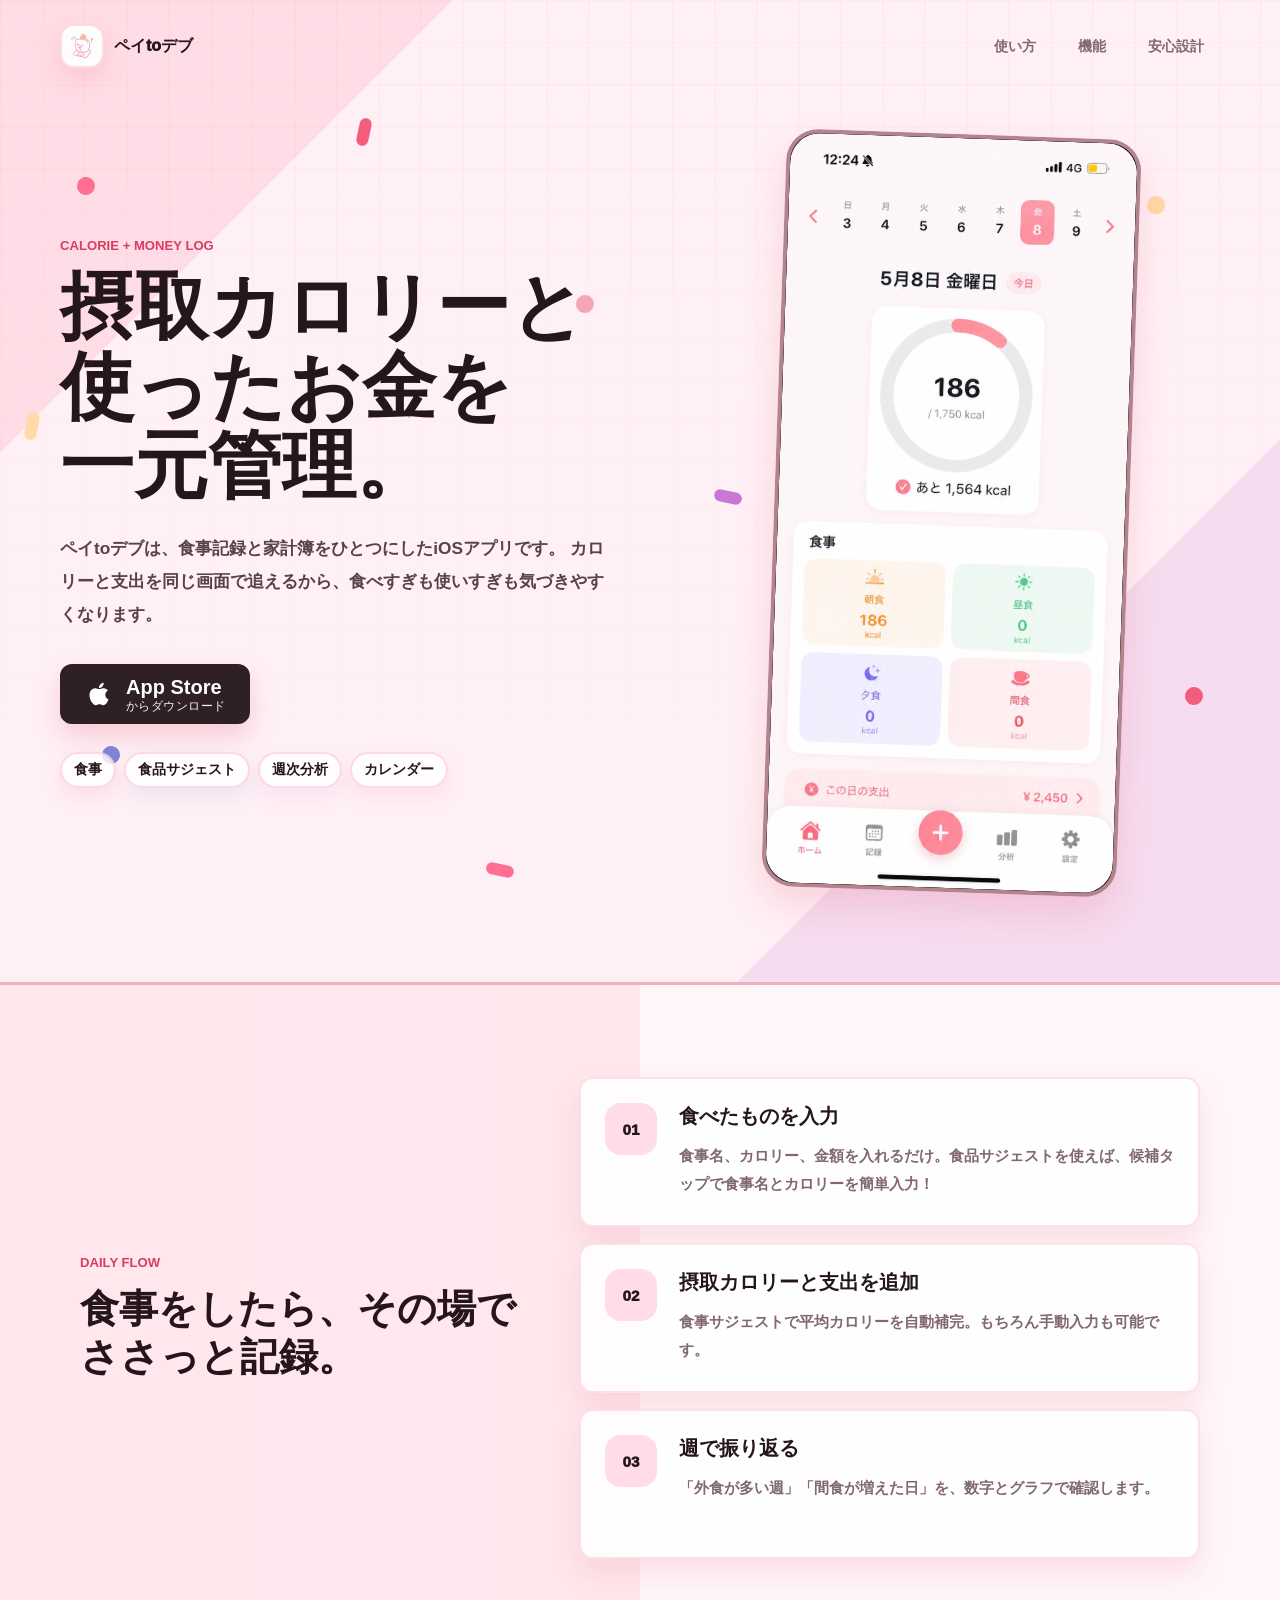
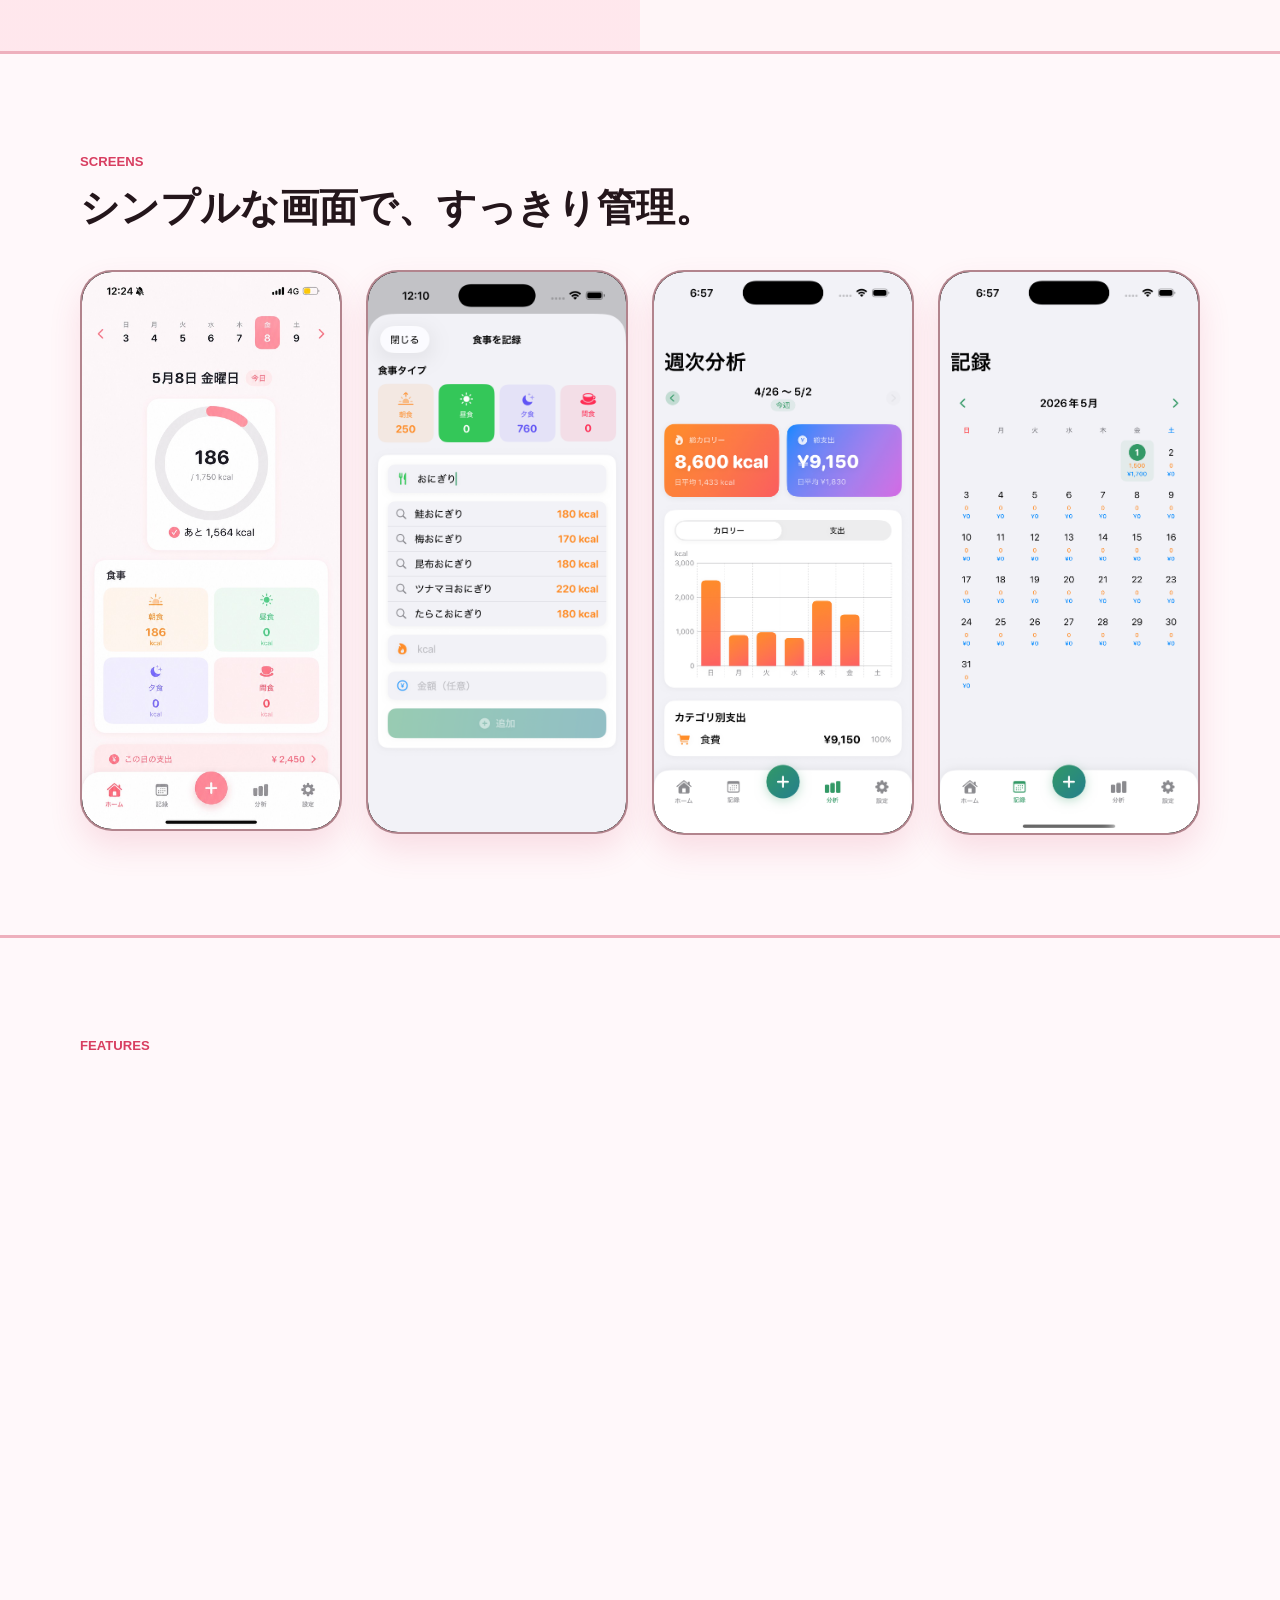
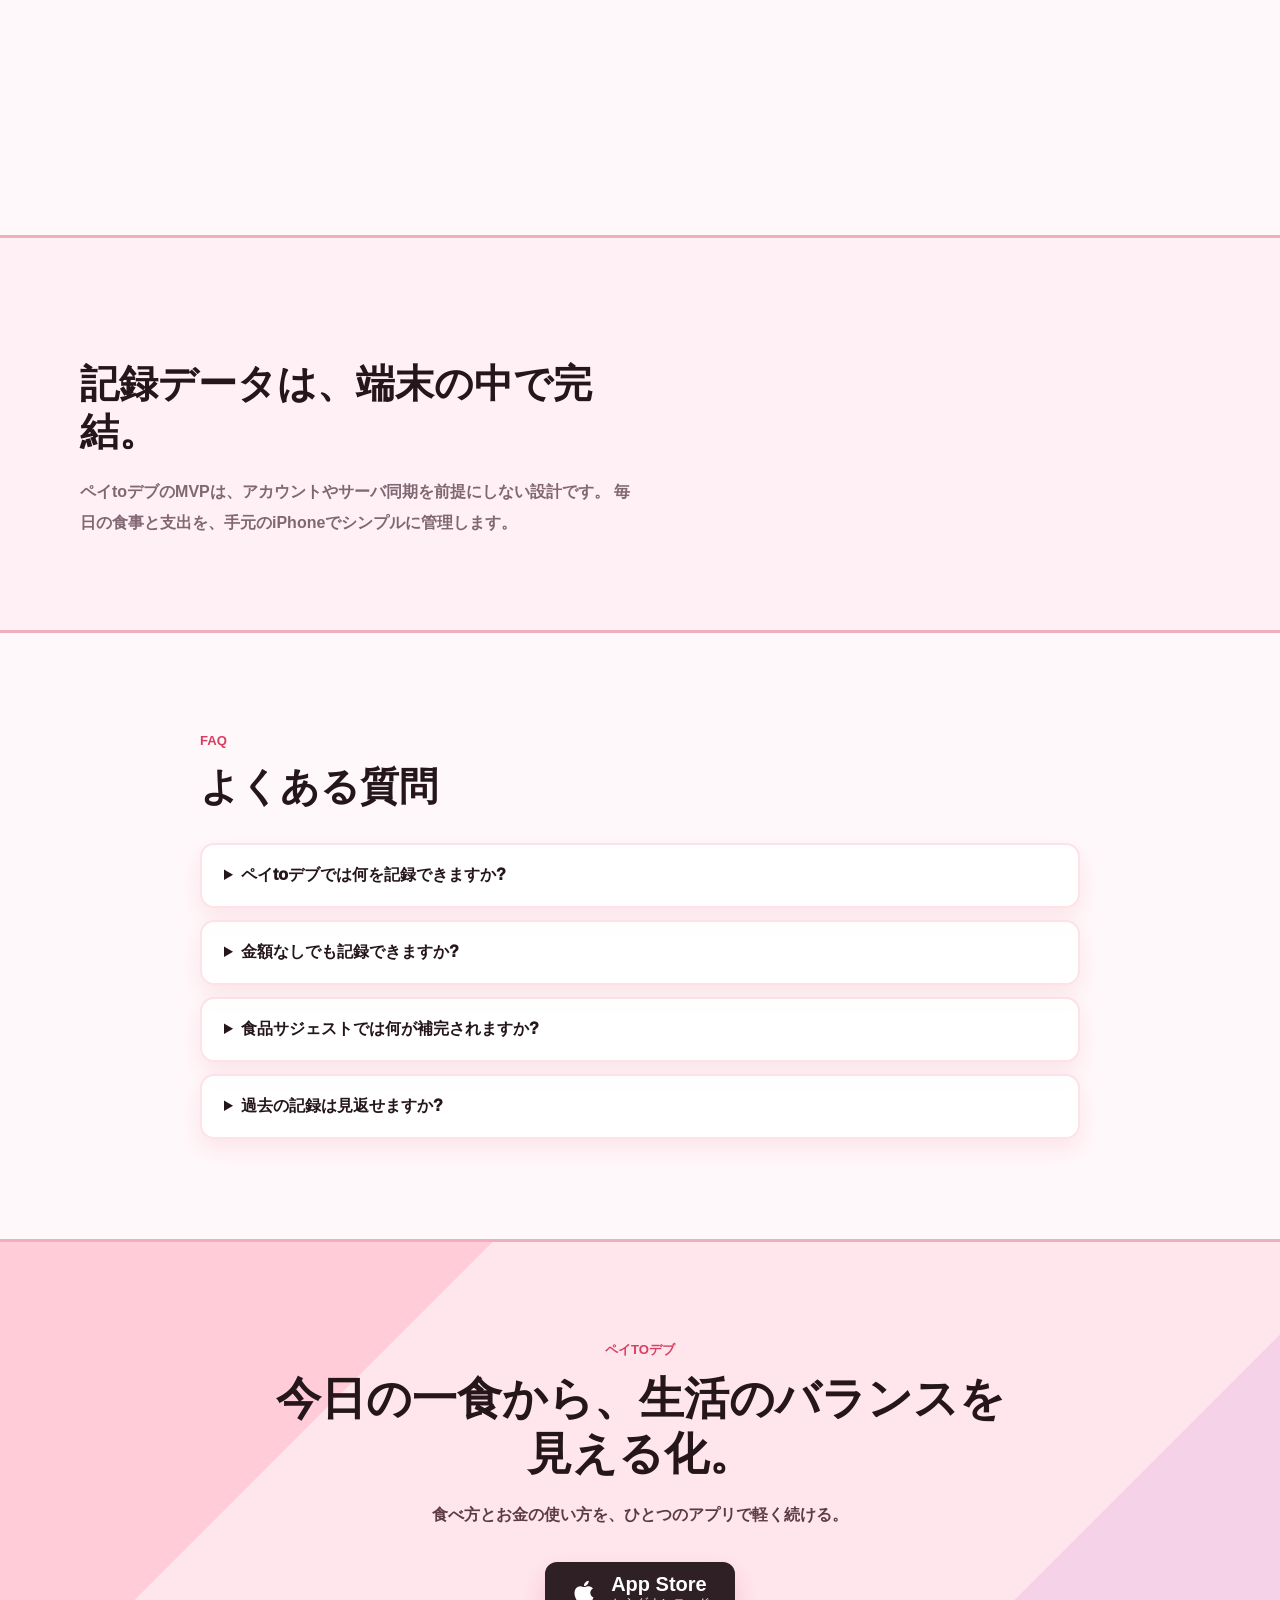
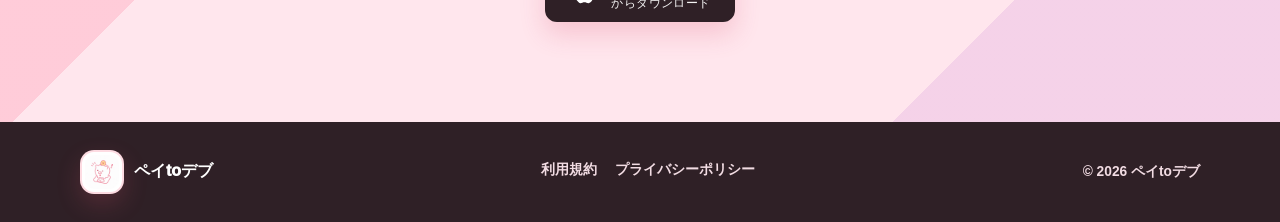
<file: index.html>
<!doctype html>
<html lang="ja">
  <head>
    <meta charset="utf-8" />
    <meta name="viewport" content="width=device-width, initial-scale=1" />
    <title>ペイtoデブ - 食事と支出をいっしょに記録するiOSアプリ</title>
    <meta
      name="description"
      content="ペイtoデブは、食品サジェストで食事をすばやく入力し、摂取カロリーと支出を同じ流れで振り返れるiOSアプリです。"
    />
    <meta
      name="keywords"
      content="ペイtoデブ,カロリー記録,家計簿,食費管理,食事記録,iOSアプリ,生活ログ"
    />
    <link
      rel="canonical"
      href="https://g-horikoshi-216.github.io/pay2debu-pages/"
    />

    <meta
      property="og:title"
      content="ペイtoデブ - 食事と支出をいっしょに記録するiOSアプリ"
    />
    <meta
      property="og:description"
      content="食べたもの、カロリー、使ったお金をひとつのアプリで記録。生活のバランスをポップに見える化します。"
    />
    <meta property="og:type" content="website" />
    <meta
      property="og:url"
      content="https://g-horikoshi-216.github.io/pay2debu-pages/"
    />
    <meta property="og:locale" content="ja_JP" />
    <meta property="og:site_name" content="ペイtoデブ" />
    <meta
      property="og:image"
      content="https://g-horikoshi-216.github.io/pay2debu-pages/og-image.png"
    />
    <meta property="og:image:width" content="1200" />
    <meta property="og:image:height" content="630" />
    <meta property="og:image:alt" content="ペイtoデブのアプリアイコン" />

    <meta name="twitter:card" content="summary_large_image" />
    <meta name="theme-color" content="#f35d7c" />
    <meta
      name="twitter:title"
      content="ペイtoデブ - 食事と支出をいっしょに記録するiOSアプリ"
    />
    <meta
      name="twitter:description"
      content="食事記録と家計簿をひとつに。カロリーと支出をまとめて振り返れるiOSアプリです。"
    />
    <meta
      name="twitter:image"
      content="https://g-horikoshi-216.github.io/pay2debu-pages/og-image.png"
    />

    <link rel="icon" href="favicon.ico" sizes="any" />
    <link rel="icon" type="image/png" sizes="32x32" href="favicon-32.png" />
    <link rel="icon" type="image/png" sizes="192x192" href="favicon-192.png" />
    <link rel="apple-touch-icon" sizes="180x180" href="apple-touch-icon.png" />

    <link rel="stylesheet" href="style.css" />
    <noscript>
      <style>
        .anim-up {
          opacity: 1;
          transform: none;
        }
      </style>
    </noscript>

    <script type="application/ld+json">
      {
        "@context": "https://schema.org",
        "@type": "SoftwareApplication",
        "name": "ペイtoデブ",
        "operatingSystem": "iOS",
        "applicationCategory": "HealthApplication",
        "description": "摂取カロリーと支出を同じ流れで記録し、食事とお金の使い方をまとめて振り返れるiOSアプリ"
      }
    </script>
  </head>
  <body>
    <header class="hero" id="top">
      <nav class="nav" aria-label="メインナビゲーション">
        <a class="nav__logo" href="#top" aria-label="ペイtoデブ トップ">
          <span class="logo-mark" aria-hidden="true">
            <img src="apple-touch-icon.png" alt="" />
          </span>
          <span>ペイtoデブ</span>
        </a>
        <div class="nav__links">
          <a href="#flow">使い方</a>
          <a href="#features">機能</a>
          <a href="#privacy">安心設計</a>
        </div>
      </nav>

      <div class="hero__confetti" aria-hidden="true">
        <span></span><span></span><span></span><span></span><span></span>
        <span></span><span></span><span></span><span></span><span></span>
      </div>

      <div class="hero__inner">
        <div class="hero__copy">
          <p class="eyebrow anim-up">Calorie + Money Log</p>
          <h1 class="hero__title anim-up anim-delay-1">
            摂取カロリーと<br />
            使ったお金を<br />
            一元管理。
          </h1>
          <p class="hero__lead anim-up anim-delay-2">
            ペイtoデブは、食事記録と家計簿をひとつにしたiOSアプリです。
            カロリーと支出を同じ画面で追えるから、食べすぎも使いすぎも気づきやすくなります。
          </p>
          <div class="hero__actions anim-up anim-delay-3">
            <a
              class="btn btn--appstore"
              href="https://apps.apple.com/us/app/%E3%83%9A%E3%82%A4to%E3%83%87%E3%83%96/id6764591189"
              target="_blank"
              rel="noopener"
              aria-label="App Storeからペイtoデブをダウンロード"
            >
              <span class="btn__icon" aria-hidden="true">
                <svg
                  viewBox="0 0 24 24"
                  width="30"
                  height="30"
                  focusable="false"
                >
                  <path
                    d="M17.05 20.28c-.98.95-2.05.8-3.08.35-1.09-.46-2.09-.48-3.24 0-1.44.62-2.2.44-3.06-.35C2.79 15.25 3.51 7.59 9.05 7.31c1.35.07 2.29.74 3.08.74 1.18 0 2.31-.69 3.57-.6 1.51.12 2.65.72 3.4 1.8-3.12 1.87-2.38 5.98.48 7.13-.57 1.5-1.31 2.99-2.54 4.09zM12.03 7.25c-.15-2.23 1.66-4.07 3.74-4.25.29 2.58-2.34 4.5-3.74 4.25z"
                    fill="currentColor"
                  />
                </svg>
              </span>
              <span class="btn--appstore__text">
                <span class="btn--appstore__primary">App Store</span>
                <span class="btn--appstore__secondary">からダウンロード</span>
              </span>
            </a>
            <!-- <a class="btn btn--secondary" href="#flow">
              <span class="btn__icon" aria-hidden="true">
                <svg
                  viewBox="0 0 24 24"
                  width="20"
                  height="20"
                  focusable="false"
                >
                  <path d="M8 5v14l11-7Z" fill="currentColor" />
                </svg>
              </span>
              記録の流れ
            </a> -->
          </div>
          <div class="hero__stats anim-up anim-delay-3" aria-label="主な特徴">
            <span>食事</span>
            <span>食品サジェスト</span>
            <span>週次分析</span>
            <span>カレンダー</span>
          </div>
        </div>

        <div
          class="hero__visual anim-up anim-delay-2"
          aria-label="ペイtoデブのダッシュボードイメージ"
        >
          <div class="phone phone--hero phone--photo">
            <img
              class="phone__photo"
              src="screenshots/home-pink.jpg"
              alt="ペイtoデブのホーム画面。今日の摂取カロリーと支出を表示"
            />
          </div>
        </div>
      </div>
    </header>

    <main>
      <section class="flow section-band" id="flow">
        <div class="section-inner flow__inner">
          <div class="flow__copy">
            <p class="eyebrow anim-up">Daily Flow</p>
            <h2 class="section-title anim-up">
              食事をしたら、その場でささっと記録。
            </h2>
          </div>

          <div class="flow__steps">
            <article class="step-card anim-up">
              <span class="step-card__number">01</span>
              <h3>食べたものを入力</h3>
              <p>
                食事名、カロリー、金額を入れるだけ。食品サジェストを使えば、候補タップで食事名とカロリーを簡単入力！
              </p>
            </article>
            <article class="step-card anim-up anim-delay-1">
              <span class="step-card__number">02</span>
              <h3>摂取カロリーと支出を追加</h3>
              <p>
                食事サジェストで平均カロリーを自動補完。もちろん手動入力も可能です。
              </p>
            </article>
            <article class="step-card anim-up anim-delay-2">
              <span class="step-card__number">03</span>
              <h3>週で振り返る</h3>
              <p>
                「外食が多い週」「間食が増えた日」を、数字とグラフで確認します。
              </p>
            </article>
          </div>
        </div>
      </section>

      <section class="showcase">
        <div class="section-inner">
          <p class="eyebrow anim-up">Screens</p>
          <h2 class="section-title anim-up">
            シンプルな画面で、すっきり管理。
          </h2>

          <div class="screen-row">
            <div
              class="phone phone--small phone--photo anim-up"
              aria-label="ホーム画面"
            >
              <img
                class="phone__photo"
                src="screenshots/home-pink.jpg"
                alt="ホーム画面。今日のカロリーと支出をひと目で確認"
              />
            </div>

            <div
              class="phone phone--small phone--photo anim-up anim-delay-1"
              aria-label="食品サジェスト画面"
            >
              <img
                class="phone__photo"
                src="screenshots/pay2debu-sudgest.png"
                alt="食事入力画面。「おにぎり」と入力すると鮭おにぎり 180kcal・梅おにぎり 170kcal などのサジェストが表示される"
              />
            </div>

            <div
              class="phone phone--small phone--photo anim-up anim-delay-2"
              aria-label="週次分析画面"
            >
              <img
                class="phone__photo"
                src="screenshots/Simulator%20Screenshot%20-%20iPhone%2017%20-%202026-05-01%20at%2006.57.39.png"
                alt="週次分析画面。総カロリー・総支出と曜日別グラフを表示"
              />
            </div>

            <div
              class="phone phone--small phone--photo anim-up anim-delay-2"
              aria-label="記録カレンダー画面"
            >
              <img
                class="phone__photo"
                src="screenshots/Simulator%20Screenshot%20-%20iPhone%2017%20-%202026-05-01%20at%2006.57.35.png"
                alt="記録カレンダー画面。日ごとのカロリーと支出を一覧表示"
              />
            </div>
          </div>
        </div>
      </section>

      <section class="features" id="features">
        <div class="section-inner">
          <p class="eyebrow anim-up">Features</p>
          <h2 class="section-title anim-up">
            続けやすさを考えた、食費×カロリーの記録。
          </h2>

          <div class="feature-grid">
            <article class="feature-card anim-up">
              <div
                class="feature-card__icon feature-card__icon--orange"
                aria-hidden="true"
              >
                <svg
                  viewBox="0 0 24 24"
                  width="28"
                  height="28"
                  focusable="false"
                >
                  <path
                    d="M4 3v7a3 3 0 0 0 6 0V3M7 13v8M18 3a3 3 0 0 0-2 3v6h4V6a3 3 0 0 0-2-3ZM18 12v9"
                    fill="none"
                    stroke="currentColor"
                    stroke-width="2"
                    stroke-linecap="round"
                    stroke-linejoin="round"
                  />
                </svg>
              </div>
              <h3>食事をすぐ記録</h3>
              <p>
                朝食、昼食、夕食、間食ごとに食品名、カロリー、任意の金額をひとつの明細に残せます。
              </p>
            </article>

            <article class="feature-card anim-up anim-delay-1">
              <div
                class="feature-card__icon feature-card__icon--blue"
                aria-hidden="true"
              >
                <svg
                  viewBox="0 0 24 24"
                  width="28"
                  height="28"
                  focusable="false"
                >
                  <path
                    d="M4 6h16M4 12h10M4 18h7M17 14l3 3m0 0-3 3m3-3h-7"
                    fill="none"
                    stroke="currentColor"
                    stroke-width="2"
                    stroke-linecap="round"
                    stroke-linejoin="round"
                  />
                </svg>
              </div>
              <h3>食品サジェストで補完</h3>
              <p>
                入力に合わせて最大5件の候補を表示。食品名とカロリーを一括補完できます。
              </p>
            </article>

            <article class="feature-card anim-up anim-delay-2">
              <div
                class="feature-card__icon feature-card__icon--green"
                aria-hidden="true"
              >
                <svg
                  viewBox="0 0 24 24"
                  width="28"
                  height="28"
                  focusable="false"
                >
                  <path
                    d="M4 19V5m0 14h16M8 16V9m5 7V6m5 10v-4"
                    fill="none"
                    stroke="currentColor"
                    stroke-width="2"
                    stroke-linecap="round"
                  />
                </svg>
              </div>
              <h3>週ごとの振り返り</h3>
              <p>
                総カロリー、総支出、カテゴリ別支出をグラフで確認。今週の傾向を軽くつかめます。
              </p>
            </article>

            <article class="feature-card anim-up">
              <div
                class="feature-card__icon feature-card__icon--pink"
                aria-hidden="true"
              >
                <svg
                  viewBox="0 0 24 24"
                  width="28"
                  height="28"
                  focusable="false"
                >
                  <path
                    d="M7 2v4M17 2v4M4 9h16M6 5h12a2 2 0 0 1 2 2v12a2 2 0 0 1-2 2H6a2 2 0 0 1-2-2V7a2 2 0 0 1 2-2Z"
                    fill="none"
                    stroke="currentColor"
                    stroke-width="2"
                    stroke-linecap="round"
                  />
                </svg>
              </div>
              <h3>カレンダーで見返す</h3>
              <p>
                日ごとのカロリーと支出をカレンダーに表示。あとから編集や削除もしやすい設計です。
              </p>
            </article>

            <article class="feature-card anim-up anim-delay-1">
              <div
                class="feature-card__icon feature-card__icon--teal"
                aria-hidden="true"
              >
                <svg
                  viewBox="0 0 24 24"
                  width="28"
                  height="28"
                  focusable="false"
                >
                  <path
                    d="M12 22s8-4 8-10V5l-8-3-8 3v7c0 6 8 10 8 10Z"
                    fill="none"
                    stroke="currentColor"
                    stroke-width="2"
                    stroke-linejoin="round"
                  />
                </svg>
              </div>
              <h3>ローカル保存</h3>
              <p>
                サーバなしのローカル完結。食事と支出のデータは端末内で管理します。
              </p>
            </article>

            <article class="feature-card anim-up anim-delay-2">
              <div
                class="feature-card__icon feature-card__icon--yellow"
                aria-hidden="true"
              >
                <svg
                  viewBox="0 0 24 24"
                  width="28"
                  height="28"
                  focusable="false"
                >
                  <circle
                    cx="12"
                    cy="12"
                    r="10"
                    fill="none"
                    stroke="currentColor"
                    stroke-width="2"
                  />
                  <circle
                    cx="12"
                    cy="12"
                    r="6"
                    fill="none"
                    stroke="currentColor"
                    stroke-width="2"
                  />
                  <circle cx="12" cy="12" r="2" fill="currentColor" />
                </svg>
              </div>
              <h3>目標カロリーを設定</h3>
              <p>
                目標値を決めて、今日の残りカロリーをチェック。食べ方のペースをつかめます。
              </p>
            </article>
          </div>
        </div>
      </section>

      <section class="privacy section-band" id="privacy">
        <div class="section-inner privacy__inner">
          <div>
            <p class="eyebrow anim-up">Privacy</p>
            <h2 class="section-title anim-up">
              記録データは、端末の中で完結。
            </h2>
            <p class="section-lead anim-up anim-delay-1">
              ペイtoデブのMVPは、アカウントやサーバ同期を前提にしない設計です。
              毎日の食事と支出を、手元のiPhoneでシンプルに管理します。
            </p>
          </div>
        </div>
      </section>

      <section class="faq" id="faq">
        <div class="section-inner faq__inner">
          <p class="eyebrow anim-up">FAQ</p>
          <h2 class="section-title anim-up">よくある質問</h2>
          <div class="faq-list anim-up anim-delay-1">
            <details>
              <summary>ペイtoデブでは何を記録できますか?</summary>
              <p>
                食事ごとの食品名、摂取カロリー、任意の金額を記録できます。金額を入れると、その日の支出として集計されます。
              </p>
            </details>
            <details>
              <summary>金額なしでも記録できますか?</summary>
              <p>
                はい。金額は任意です。カロリーだけを先に記録して、あとから明細を編集できます。
              </p>
            </details>
            <details>
              <summary>食品サジェストでは何が補完されますか?</summary>
              <p>
                食品名を入力すると最大5件の候補を表示し、候補タップで食品名とkcalを補完します。kcalは補完後も手動編集できます。
              </p>
            </details>
            <details>
              <summary>過去の記録は見返せますか?</summary>
              <p>
                カレンダー形式で日ごとのカロリーと支出を確認できます。日別詳細から編集や削除もできます。
              </p>
            </details>
          </div>
        </div>
      </section>

      <section class="cta">
        <div class="section-inner cta__inner">
          <p class="eyebrow anim-up">ペイtoデブ</p>
          <h2 class="cta__title anim-up anim-delay-1">
            今日の一食から、生活のバランスを見える化。
          </h2>
          <p class="cta__lead anim-up anim-delay-2">
            食べ方とお金の使い方を、ひとつのアプリで軽く続ける。
          </p>
          <a
            class="btn btn--appstore anim-up anim-delay-3"
            href="https://apps.apple.com/us/app/%E3%83%9A%E3%82%A4to%E3%83%87%E3%83%96/id6764591189"
            target="_blank"
            rel="noopener"
            aria-label="App Storeからペイtoデブをダウンロード"
          >
            <span class="btn__icon" aria-hidden="true">
              <svg viewBox="0 0 24 24" width="30" height="30" focusable="false">
                <path
                  d="M17.05 20.28c-.98.95-2.05.8-3.08.35-1.09-.46-2.09-.48-3.24 0-1.44.62-2.2.44-3.06-.35C2.79 15.25 3.51 7.59 9.05 7.31c1.35.07 2.29.74 3.08.74 1.18 0 2.31-.69 3.57-.6 1.51.12 2.65.72 3.4 1.8-3.12 1.87-2.38 5.98.48 7.13-.57 1.5-1.31 2.99-2.54 4.09zM12.03 7.25c-.15-2.23 1.66-4.07 3.74-4.25.29 2.58-2.34 4.5-3.74 4.25z"
                  fill="currentColor"
                />
              </svg>
            </span>
            <span class="btn--appstore__text">
              <span class="btn--appstore__primary">App Store</span>
              <span class="btn--appstore__secondary">からダウンロード</span>
            </span>
          </a>
        </div>
      </section>
    </main>

    <footer class="footer">
      <div class="section-inner footer__inner">
        <a class="nav__logo" href="#top" aria-label="ペイtoデブ トップ">
          <span class="logo-mark" aria-hidden="true">
            <img src="apple-touch-icon.png" alt="" />
          </span>
          <span>ペイtoデブ</span>
        </a>
        <nav class="footer__links" aria-label="フッターナビゲーション">
          <a href="terms.html">利用規約</a>
          <a href="privacy.html">プライバシーポリシー</a>
        </nav>
        <p>&copy; 2026 ペイtoデブ</p>
      </div>
    </footer>

    <script>
      (function () {
        var targets = document.querySelectorAll(".anim-up");
        if (!("IntersectionObserver" in window)) {
          targets.forEach(function (target) {
            target.classList.add("is-visible");
          });
          return;
        }

        var observer = new IntersectionObserver(
          function (entries) {
            entries.forEach(function (entry) {
              if (entry.isIntersecting) {
                entry.target.classList.add("is-visible");
                observer.unobserve(entry.target);
              }
            });
          },
          { threshold: 0.12 },
        );

        targets.forEach(function (target) {
          observer.observe(target);
        });
      })();
    </script>
  </body>
</html>
</file>
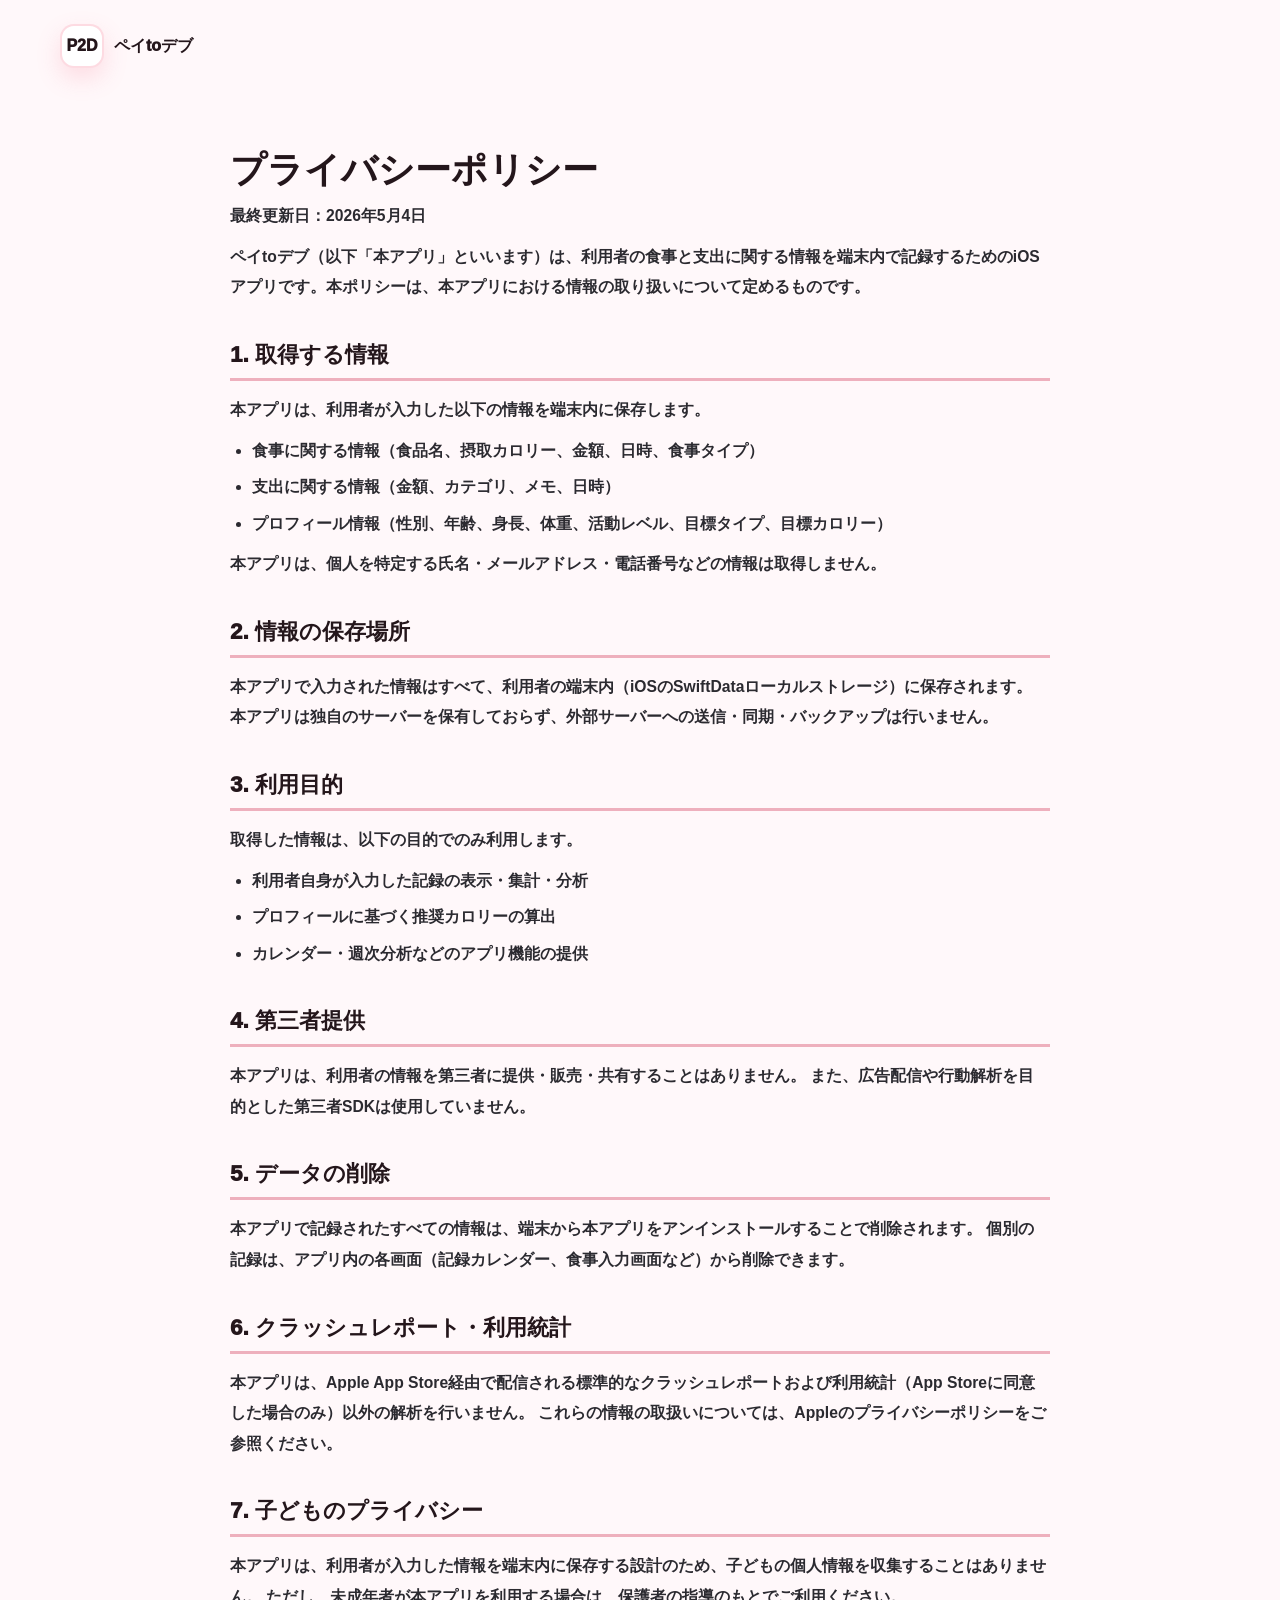
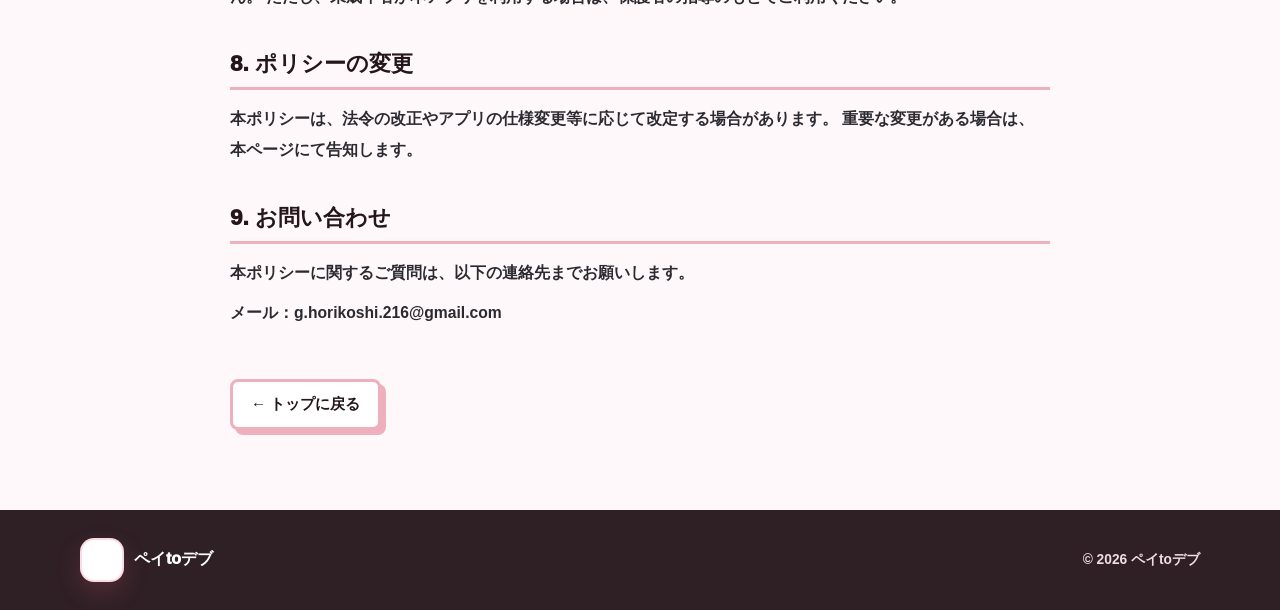
<file: privacy.html>
<!DOCTYPE html>
<html lang="ja">
<head>
  <meta charset="utf-8">
  <meta name="viewport" content="width=device-width, initial-scale=1">
  <title>プライバシーポリシー - ペイtoデブ</title>
  <meta name="description" content="ペイtoデブのプライバシーポリシー。本アプリで取り扱う情報の種類・利用目的・管理方法について定めています。">
  <meta name="robots" content="index, follow">

  <link rel="icon" href="favicon.ico" sizes="any">
  <link rel="icon" type="image/png" sizes="32x32" href="favicon-32.png">
  <link rel="icon" type="image/png" sizes="192x192" href="favicon-192.png">
  <link rel="apple-touch-icon" sizes="180x180" href="apple-touch-icon.png">

  <link rel="stylesheet" href="style.css">

  <style>
    .doc {
      width: min(820px, calc(100% - 40px));
      margin: 0 auto;
      padding: 56px 0 80px;
    }
    .doc__title {
      margin: 0 0 8px;
      font-size: 2.25rem;
      font-weight: 950;
      line-height: 1.2;
    }
    .doc__updated {
      margin: 0 0 36px;
      color: var(--muted);
      font-size: 0.9rem;
      font-weight: 700;
    }
    .doc__lead {
      margin: 0 0 32px;
      color: #3d3935;
      font-size: 1rem;
      font-weight: 700;
      line-height: 1.9;
    }
    .doc h2 {
      margin: 36px 0 14px;
      padding-bottom: 8px;
      border-bottom: 3px solid var(--line);
      font-size: 1.4rem;
      font-weight: 950;
    }
    .doc h3 {
      margin: 24px 0 10px;
      font-size: 1.05rem;
      font-weight: 900;
    }
    .doc p,
    .doc li {
      margin: 10px 0;
      color: #2b2a30;
      font-size: 0.98rem;
      font-weight: 600;
      line-height: 1.95;
    }
    .doc ul,
    .doc ol {
      margin: 10px 0;
      padding-left: 22px;
    }
    .doc li {
      margin: 6px 0;
    }
    .doc__back {
      display: inline-flex;
      align-items: center;
      gap: 8px;
      margin-top: 40px;
      padding: 12px 18px;
      border: 3px solid var(--line);
      border-radius: 8px;
      background: #fff;
      box-shadow: 5px 5px 0 var(--line);
      color: var(--ink);
      font-weight: 900;
      font-size: 0.95rem;
      transition: transform 160ms ease, box-shadow 160ms ease;
    }
    .doc__back:hover,
    .doc__back:focus-visible {
      transform: translate(2px, 2px);
      box-shadow: 3px 3px 0 var(--line);
      outline: none;
    }
  </style>
</head>
<body>
  <header>
    <nav class="nav" aria-label="メインナビゲーション">
      <a class="nav__logo" href="index.html" aria-label="ペイtoデブ トップ">
        <span class="logo-mark" aria-hidden="true">P2D</span>
        <span>ペイtoデブ</span>
      </a>
    </nav>
  </header>

  <main class="doc">
    <h1 class="doc__title">プライバシーポリシー</h1>
    <p class="doc__updated">最終更新日：2026年5月4日</p>

    <p class="doc__lead">
      ペイtoデブ（以下「本アプリ」といいます）は、利用者の食事と支出に関する情報を端末内で記録するためのiOSアプリです。本ポリシーは、本アプリにおける情報の取り扱いについて定めるものです。
    </p>

    <h2>1. 取得する情報</h2>
    <p>本アプリは、利用者が入力した以下の情報を端末内に保存します。</p>
    <ul>
      <li>食事に関する情報（食品名、摂取カロリー、金額、日時、食事タイプ）</li>
      <li>支出に関する情報（金額、カテゴリ、メモ、日時）</li>
      <li>プロフィール情報（性別、年齢、身長、体重、活動レベル、目標タイプ、目標カロリー）</li>
    </ul>
    <p>本アプリは、個人を特定する氏名・メールアドレス・電話番号などの情報は取得しません。</p>

    <h2>2. 情報の保存場所</h2>
    <p>
      本アプリで入力された情報はすべて、利用者の端末内（iOSのSwiftDataローカルストレージ）に保存されます。
      本アプリは独自のサーバーを保有しておらず、外部サーバーへの送信・同期・バックアップは行いません。
    </p>

    <h2>3. 利用目的</h2>
    <p>取得した情報は、以下の目的でのみ利用します。</p>
    <ul>
      <li>利用者自身が入力した記録の表示・集計・分析</li>
      <li>プロフィールに基づく推奨カロリーの算出</li>
      <li>カレンダー・週次分析などのアプリ機能の提供</li>
    </ul>

    <h2>4. 第三者提供</h2>
    <p>
      本アプリは、利用者の情報を第三者に提供・販売・共有することはありません。
      また、広告配信や行動解析を目的とした第三者SDKは使用していません。
    </p>

    <h2>5. データの削除</h2>
    <p>
      本アプリで記録されたすべての情報は、端末から本アプリをアンインストールすることで削除されます。
      個別の記録は、アプリ内の各画面（記録カレンダー、食事入力画面など）から削除できます。
    </p>

    <h2>6. クラッシュレポート・利用統計</h2>
    <p>
      本アプリは、Apple App Store経由で配信される標準的なクラッシュレポートおよび利用統計（App Storeに同意した場合のみ）以外の解析を行いません。
      これらの情報の取扱いについては、Appleのプライバシーポリシーをご参照ください。
    </p>

    <h2>7. 子どものプライバシー</h2>
    <p>
      本アプリは、利用者が入力した情報を端末内に保存する設計のため、子どもの個人情報を収集することはありません。
      ただし、未成年者が本アプリを利用する場合は、保護者の指導のもとでご利用ください。
    </p>

    <h2>8. ポリシーの変更</h2>
    <p>
      本ポリシーは、法令の改正やアプリの仕様変更等に応じて改定する場合があります。
      重要な変更がある場合は、本ページにて告知します。
    </p>

    <h2>9. お問い合わせ</h2>
    <p>
      本ポリシーに関するご質問は、以下の連絡先までお願いします。
    </p>
    <p>
      メール：g.horikoshi.216@gmail.com
    </p>

    <a class="doc__back" href="index.html">← トップに戻る</a>
  </main>

  <footer class="footer">
    <div class="section-inner footer__inner">
      <a class="nav__logo" href="index.html" aria-label="ペイtoデブ トップ">
        <span class="logo-mark" aria-hidden="true">P2D</span>
        <span>ペイtoデブ</span>
      </a>
      <p>&copy; 2026 ペイtoデブ</p>
    </div>
  </footer>
</body>
</html>
</file>
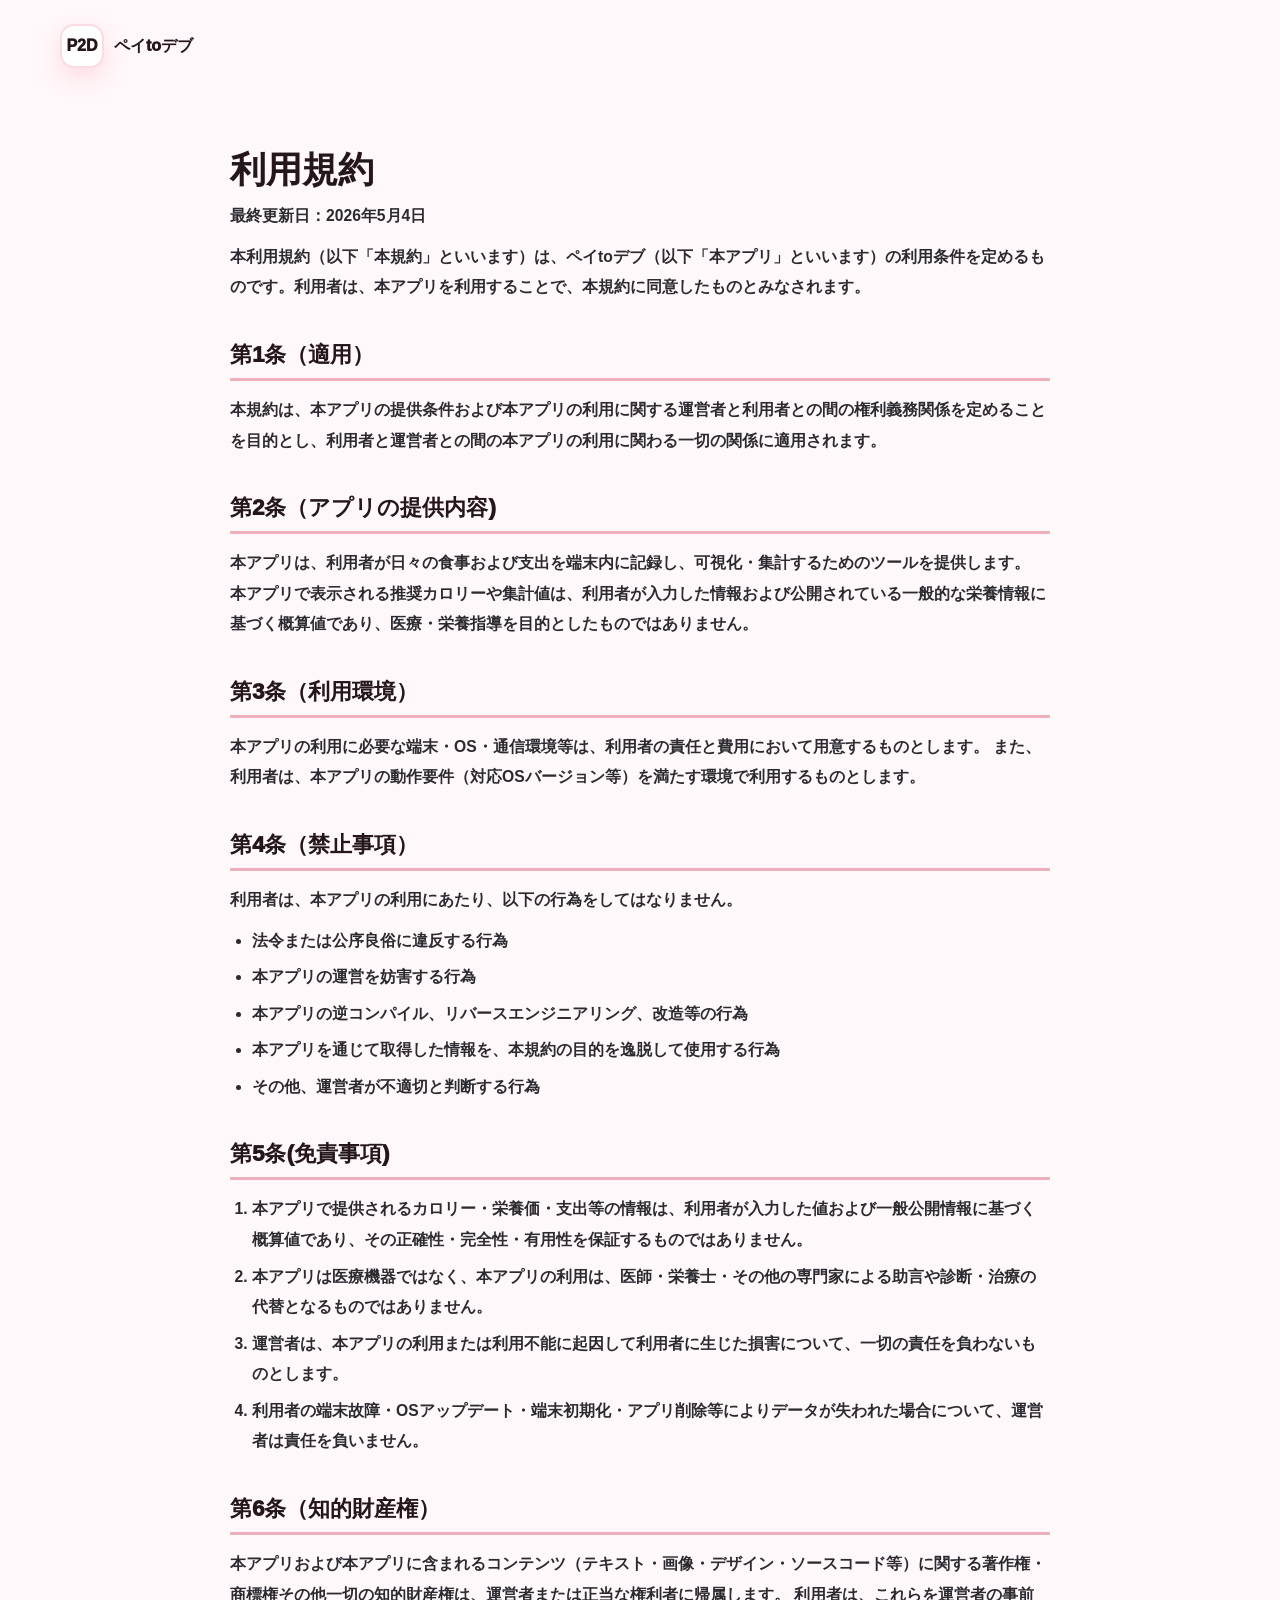
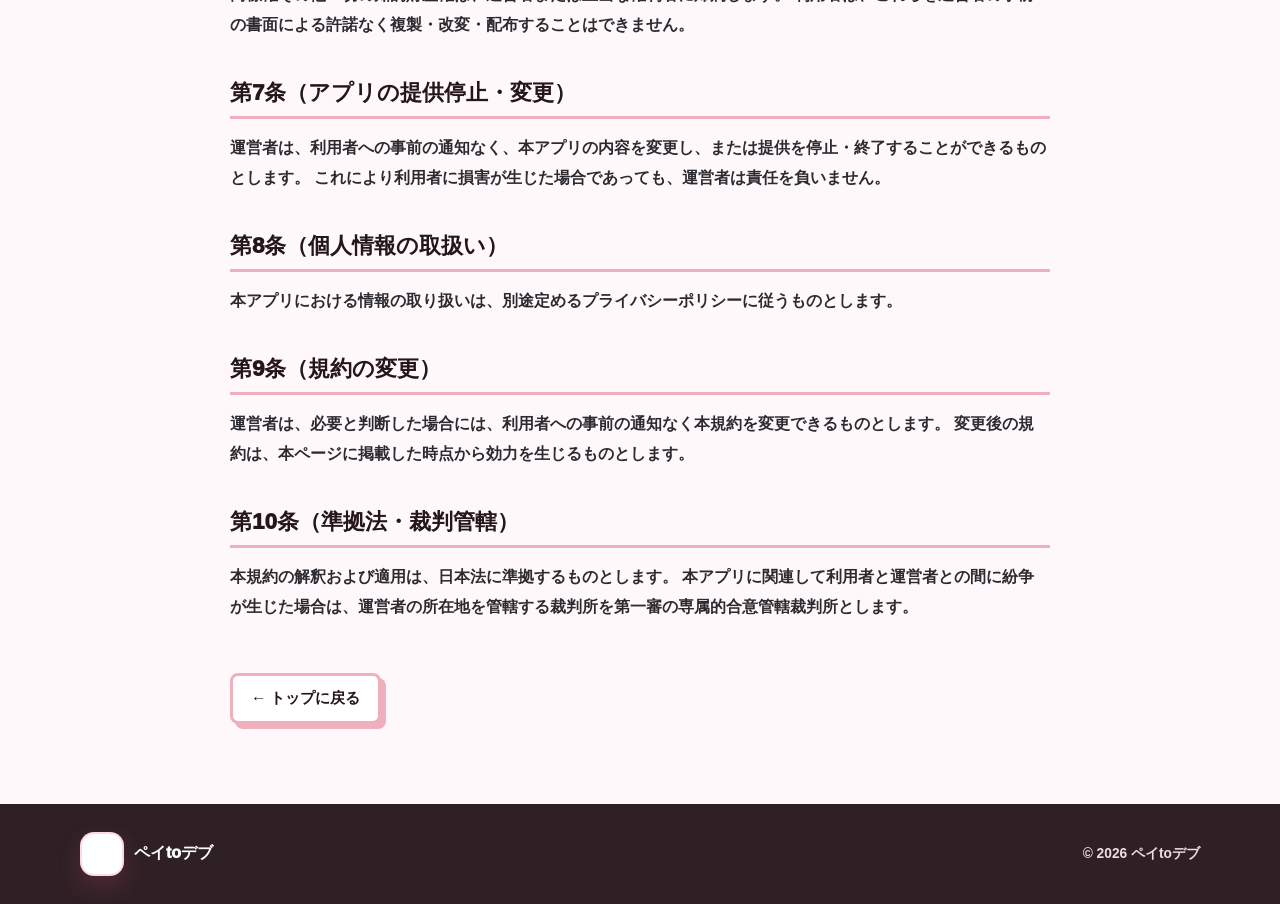
<file: terms.html>
<!DOCTYPE html>
<html lang="ja">
<head>
  <meta charset="utf-8">
  <meta name="viewport" content="width=device-width, initial-scale=1">
  <title>利用規約 - ペイtoデブ</title>
  <meta name="description" content="ペイtoデブの利用規約。本アプリを利用するにあたっての条件・禁止事項・免責事項について定めています。">
  <meta name="robots" content="index, follow">

  <link rel="icon" href="favicon.ico" sizes="any">
  <link rel="icon" type="image/png" sizes="32x32" href="favicon-32.png">
  <link rel="icon" type="image/png" sizes="192x192" href="favicon-192.png">
  <link rel="apple-touch-icon" sizes="180x180" href="apple-touch-icon.png">

  <link rel="stylesheet" href="style.css">

  <style>
    .doc {
      width: min(820px, calc(100% - 40px));
      margin: 0 auto;
      padding: 56px 0 80px;
    }
    .doc__title {
      margin: 0 0 8px;
      font-size: 2.25rem;
      font-weight: 950;
      line-height: 1.2;
    }
    .doc__updated {
      margin: 0 0 36px;
      color: var(--muted);
      font-size: 0.9rem;
      font-weight: 700;
    }
    .doc__lead {
      margin: 0 0 32px;
      color: #3d3935;
      font-size: 1rem;
      font-weight: 700;
      line-height: 1.9;
    }
    .doc h2 {
      margin: 36px 0 14px;
      padding-bottom: 8px;
      border-bottom: 3px solid var(--line);
      font-size: 1.4rem;
      font-weight: 950;
    }
    .doc h3 {
      margin: 24px 0 10px;
      font-size: 1.05rem;
      font-weight: 900;
    }
    .doc p,
    .doc li {
      margin: 10px 0;
      color: #2b2a30;
      font-size: 0.98rem;
      font-weight: 600;
      line-height: 1.95;
    }
    .doc ul,
    .doc ol {
      margin: 10px 0;
      padding-left: 22px;
    }
    .doc li {
      margin: 6px 0;
    }
    .doc__back {
      display: inline-flex;
      align-items: center;
      gap: 8px;
      margin-top: 40px;
      padding: 12px 18px;
      border: 3px solid var(--line);
      border-radius: 8px;
      background: #fff;
      box-shadow: 5px 5px 0 var(--line);
      color: var(--ink);
      font-weight: 900;
      font-size: 0.95rem;
      transition: transform 160ms ease, box-shadow 160ms ease;
    }
    .doc__back:hover,
    .doc__back:focus-visible {
      transform: translate(2px, 2px);
      box-shadow: 3px 3px 0 var(--line);
      outline: none;
    }
  </style>
</head>
<body>
  <header>
    <nav class="nav" aria-label="メインナビゲーション">
      <a class="nav__logo" href="index.html" aria-label="ペイtoデブ トップ">
        <span class="logo-mark" aria-hidden="true">P2D</span>
        <span>ペイtoデブ</span>
      </a>
    </nav>
  </header>

  <main class="doc">
    <h1 class="doc__title">利用規約</h1>
    <p class="doc__updated">最終更新日：2026年5月4日</p>

    <p class="doc__lead">
      本利用規約（以下「本規約」といいます）は、ペイtoデブ（以下「本アプリ」といいます）の利用条件を定めるものです。利用者は、本アプリを利用することで、本規約に同意したものとみなされます。
    </p>

    <h2>第1条（適用）</h2>
    <p>
      本規約は、本アプリの提供条件および本アプリの利用に関する運営者と利用者との間の権利義務関係を定めることを目的とし、利用者と運営者との間の本アプリの利用に関わる一切の関係に適用されます。
    </p>

    <h2>第2条（アプリの提供内容)</h2>
    <p>
      本アプリは、利用者が日々の食事および支出を端末内に記録し、可視化・集計するためのツールを提供します。
      本アプリで表示される推奨カロリーや集計値は、利用者が入力した情報および公開されている一般的な栄養情報に基づく概算値であり、医療・栄養指導を目的としたものではありません。
    </p>

    <h2>第3条（利用環境）</h2>
    <p>
      本アプリの利用に必要な端末・OS・通信環境等は、利用者の責任と費用において用意するものとします。
      また、利用者は、本アプリの動作要件（対応OSバージョン等）を満たす環境で利用するものとします。
    </p>

    <h2>第4条（禁止事項）</h2>
    <p>利用者は、本アプリの利用にあたり、以下の行為をしてはなりません。</p>
    <ul>
      <li>法令または公序良俗に違反する行為</li>
      <li>本アプリの運営を妨害する行為</li>
      <li>本アプリの逆コンパイル、リバースエンジニアリング、改造等の行為</li>
      <li>本アプリを通じて取得した情報を、本規約の目的を逸脱して使用する行為</li>
      <li>その他、運営者が不適切と判断する行為</li>
    </ul>

    <h2>第5条(免責事項)</h2>
    <ol>
      <li>本アプリで提供されるカロリー・栄養価・支出等の情報は、利用者が入力した値および一般公開情報に基づく概算値であり、その正確性・完全性・有用性を保証するものではありません。</li>
      <li>本アプリは医療機器ではなく、本アプリの利用は、医師・栄養士・その他の専門家による助言や診断・治療の代替となるものではありません。</li>
      <li>運営者は、本アプリの利用または利用不能に起因して利用者に生じた損害について、一切の責任を負わないものとします。</li>
      <li>利用者の端末故障・OSアップデート・端末初期化・アプリ削除等によりデータが失われた場合について、運営者は責任を負いません。</li>
    </ol>

    <h2>第6条（知的財産権）</h2>
    <p>
      本アプリおよび本アプリに含まれるコンテンツ（テキスト・画像・デザイン・ソースコード等）に関する著作権・商標権その他一切の知的財産権は、運営者または正当な権利者に帰属します。
      利用者は、これらを運営者の事前の書面による許諾なく複製・改変・配布することはできません。
    </p>

    <h2>第7条（アプリの提供停止・変更）</h2>
    <p>
      運営者は、利用者への事前の通知なく、本アプリの内容を変更し、または提供を停止・終了することができるものとします。
      これにより利用者に損害が生じた場合であっても、運営者は責任を負いません。
    </p>

    <h2>第8条（個人情報の取扱い）</h2>
    <p>
      本アプリにおける情報の取り扱いは、別途定める<a href="privacy.html">プライバシーポリシー</a>に従うものとします。
    </p>

    <h2>第9条（規約の変更）</h2>
    <p>
      運営者は、必要と判断した場合には、利用者への事前の通知なく本規約を変更できるものとします。
      変更後の規約は、本ページに掲載した時点から効力を生じるものとします。
    </p>

    <h2>第10条（準拠法・裁判管轄）</h2>
    <p>
      本規約の解釈および適用は、日本法に準拠するものとします。
      本アプリに関連して利用者と運営者との間に紛争が生じた場合は、運営者の所在地を管轄する裁判所を第一審の専属的合意管轄裁判所とします。
    </p>

    <a class="doc__back" href="index.html">← トップに戻る</a>
  </main>

  <footer class="footer">
    <div class="section-inner footer__inner">
      <a class="nav__logo" href="index.html" aria-label="ペイtoデブ トップ">
        <span class="logo-mark" aria-hidden="true">P2D</span>
        <span>ペイtoデブ</span>
      </a>
      <p>&copy; 2026 ペイtoデブ</p>
    </div>
  </footer>
</body>
</html>
</file>
<file: style.css>
:root {
  --ink: #24161b;
  --muted: #806772;
  --line: #eeb0bd;
  --paper: #fff8fa;
  --cream: #fff0f5;
  --orange: #f35d7c;
  --orange-dark: #d83e60;
  --yellow: #ffd9a6;
  --green: #c777d4;
  --teal: #f4a6b8;
  --blue: #7d88d8;
  --pink: #ff6f91;
  --red: #e9425e;
  --shadow: 0 18px 36px rgba(216, 62, 96, 0.16);
}

* {
  box-sizing: border-box;
}

html {
  scroll-behavior: smooth;
}

body {
  margin: 0;
  color: var(--ink);
  background: var(--paper);
  font-family: -apple-system, BlinkMacSystemFont, "Hiragino Sans", "Yu Gothic", "YuGothic", "Noto Sans JP", sans-serif;
  letter-spacing: 0;
}

body::selection {
  color: var(--ink);
  background: #ffdce6;
}

a {
  color: inherit;
  text-decoration: none;
}

svg {
  display: block;
}

.section-inner {
  width: min(1120px, calc(100% - 40px));
  margin: 0 auto;
}

.section-band {
  border-top: 3px solid var(--line);
  border-bottom: 3px solid var(--line);
}

.features {
  border-top: 3px solid var(--line);
}

.eyebrow {
  margin: 0 0 14px;
  color: var(--orange-dark);
  font-size: 0.82rem;
  font-weight: 900;
  line-height: 1.2;
  text-transform: uppercase;
}

.section-title {
  max-width: 760px;
  margin: 0;
  font-size: 2.45rem;
  font-weight: 950;
  line-height: 1.22;
}

.section-lead {
  margin: 22px 0 0;
  color: var(--muted);
  font-size: 1rem;
  font-weight: 700;
  line-height: 1.9;
}

.nav {
  position: relative;
  z-index: 5;
  display: flex;
  align-items: center;
  justify-content: space-between;
  width: min(1160px, calc(100% - 40px));
  margin: 0 auto;
  padding: 24px 0;
}

.nav__logo {
  display: inline-flex;
  align-items: center;
  gap: 10px;
  font-weight: 950;
}

.logo-mark {
  display: grid;
  width: 44px;
  height: 44px;
  place-items: center;
  padding: 3px;
  overflow: hidden;
  background: #fff;
  border: 2px solid rgba(243, 93, 124, 0.22);
  border-radius: 14px;
  box-shadow: 0 10px 24px rgba(243, 93, 124, 0.18);
}

.logo-mark img {
  display: block;
  width: 100%;
  height: 100%;
  border-radius: 10px;
  object-fit: cover;
}

.nav__links {
  display: flex;
  align-items: center;
  gap: 10px;
}

.nav__links a {
  padding: 10px 14px;
  border: 2px solid transparent;
  border-radius: 8px;
  color: var(--muted);
  font-size: 0.9rem;
  font-weight: 850;
}

.nav__links a:hover,
.nav__links a:focus-visible {
  color: var(--ink);
  border-color: var(--line);
  background: rgba(255, 255, 255, 0.76);
  outline: none;
}

.hero {
  position: relative;
  min-height: 100svh;
  overflow: hidden;
  background:
    linear-gradient(135deg, rgba(255, 216, 226, 0.8) 0 20%, transparent 20% 100%),
    linear-gradient(315deg, rgba(199, 119, 212, 0.16) 0 24%, transparent 24% 100%),
    var(--cream);
}

.hero::before {
  position: absolute;
  inset: 0;
  content: "";
  background-image:
    linear-gradient(rgba(243, 93, 124, 0.09) 2px, transparent 2px),
    linear-gradient(90deg, rgba(243, 93, 124, 0.09) 2px, transparent 2px);
  background-size: 42px 42px;
  mask-image: linear-gradient(180deg, rgba(0, 0, 0, 0.38), transparent 76%);
  pointer-events: none;
}

.hero__inner {
  position: relative;
  z-index: 2;
  display: grid;
  grid-template-columns: 1.02fr 0.98fr;
  gap: 64px;
  align-items: center;
  width: min(1160px, calc(100% - 40px));
  min-height: calc(100svh - 96px);
  margin: 0 auto;
  padding: 42px 0 90px;
}

.hero__title {
  max-width: 640px;
  margin: 0;
  font-size: 4.6rem;
  font-weight: 1000;
  line-height: 1.08;
}

.hero__lead {
  max-width: 620px;
  margin: 26px 0 0;
  color: #59414a;
  font-size: 1.08rem;
  font-weight: 700;
  line-height: 1.9;
}

.hero__actions {
  display: flex;
  flex-wrap: wrap;
  gap: 14px;
  margin-top: 34px;
}

.btn {
  display: inline-flex;
  align-items: center;
  justify-content: center;
  gap: 10px;
  min-height: 54px;
  padding: 0 22px;
  border: 3px solid var(--line);
  border-radius: 8px;
  box-shadow: 0 10px 24px rgba(216, 62, 96, 0.16);
  font-weight: 950;
  transition: transform 160ms ease, box-shadow 160ms ease, background 160ms ease;
}

.btn:hover,
.btn:focus-visible {
  transform: translateY(-2px);
  box-shadow: 0 14px 28px rgba(216, 62, 96, 0.2);
  outline: none;
}

.btn--primary {
  color: #fff;
  background: var(--orange);
}

.btn--secondary {
  background: #fff;
}

.btn--appstore {
  display: inline-flex;
  align-items: center;
  gap: 12px;
  min-height: 60px;
  padding: 10px 22px;
  border: 2px solid #2f2026;
  border-radius: 12px;
  background: #2f2026;
  color: #fff;
  box-shadow: 0 12px 26px rgba(216, 62, 96, 0.2);
  font-weight: 600;
  letter-spacing: 0;
  transition: transform 160ms ease, box-shadow 160ms ease;
}

.btn--appstore:hover,
.btn--appstore:focus-visible {
  transform: translateY(-2px);
  box-shadow: 0 16px 30px rgba(216, 62, 96, 0.24);
  outline: none;
}

.btn--appstore__text {
  display: inline-flex;
  flex-direction: column;
  align-items: flex-start;
  line-height: 1.05;
}

.btn--appstore__primary {
  font-size: 1.25rem;
  font-weight: 700;
}

.btn--appstore__secondary {
  margin-top: 2px;
  font-size: 0.72rem;
  font-weight: 500;
  letter-spacing: 0.04em;
  opacity: 0.95;
}

.btn__icon {
  display: inline-grid;
  place-items: center;
}

.hero__stats {
  display: flex;
  flex-wrap: wrap;
  gap: 8px;
  margin-top: 28px;
}

.hero__stats span {
  display: inline-flex;
  align-items: center;
  min-height: 36px;
  padding: 0 12px;
  border: 2px solid rgba(243, 93, 124, 0.22);
  border-radius: 999px;
  background: rgba(255, 255, 255, 0.82);
  font-size: 0.86rem;
  font-weight: 900;
}

.hero__stats span:nth-child(1) {
  box-shadow: 0 8px 18px rgba(243, 93, 124, 0.12);
}

.hero__stats span:nth-child(2) {
  box-shadow: 0 8px 18px rgba(125, 136, 216, 0.12);
}

.hero__stats span:nth-child(3) {
  box-shadow: 0 8px 18px rgba(199, 119, 212, 0.12);
}

.hero__stats span:nth-child(4) {
  box-shadow: 0 8px 18px rgba(255, 111, 145, 0.12);
}

.hero__visual {
  display: grid;
  place-items: center;
}

.phone {
  position: relative;
  width: min(100%, 355px);
  padding: 18px;
  border: 5px solid rgba(238, 176, 189, 0.75);
  border-radius: 32px;
  background: #fff8fa;
  box-shadow: var(--shadow);
}

.phone--hero {
  transform: rotate(2deg);
}

.phone::before {
  position: absolute;
  top: 8px;
  left: 50%;
  width: 90px;
  height: 20px;
  content: "";
  background: rgba(36, 22, 27, 0.88);
  border-radius: 0 0 16px 16px;
  transform: translateX(-50%);
}

.phone--photo {
  padding: 0;
  overflow: hidden;
  background: #000;
  border-width: 2px;
}

.phone--hero.phone--photo {
  border-width: 4px;
}

.phone--photo::before {
  display: none;
}

.phone__photo {
  display: block;
  width: 100%;
  height: auto;
  border-radius: 30px;
}

.phone__top {
  display: flex;
  align-items: center;
  justify-content: space-between;
  margin: 16px 0 16px;
  font-size: 0.85rem;
}

.phone__top span {
  width: 30px;
  height: 10px;
}

.dashboard-card,
.input-line,
.summary-pair > div,
.daily-mini,
.privacy-item,
.feature-card,
.step-card,
details {
  border: 2px solid rgba(243, 93, 124, 0.18);
  border-radius: 14px;
  background: rgba(255, 255, 255, 0.88);
}

.dashboard-card {
  padding: 16px;
}

.dashboard-card--balance {
  display: grid;
  grid-template-columns: 1fr 118px;
  gap: 14px;
  align-items: center;
  background: #fff;
}

.mini-label {
  display: block;
  margin-bottom: 6px;
  color: var(--muted);
  font-size: 0.75rem;
  font-weight: 850;
}

.dashboard-card strong,
.input-line strong,
.summary-pair strong,
.daily-mini strong {
  font-size: 1.45rem;
  font-weight: 1000;
}

.ring {
  display: grid;
  width: 108px;
  height: 108px;
  place-items: center;
  border-radius: 50%;
  background:
    radial-gradient(circle at center, #fff 0 52%, transparent 53%),
    conic-gradient(var(--orange) 0 78%, #ffe0e7 78% 100%);
  color: var(--ink);
  font-size: 0.82rem;
  font-weight: 950;
  text-align: center;
}

.quick-row {
  display: grid;
  grid-template-columns: 1fr 1fr;
  gap: 10px;
  margin: 14px 0;
}

.quick-chip {
  display: flex;
  align-items: center;
  justify-content: center;
  gap: 8px;
  min-height: 52px;
  border: 2px solid rgba(243, 93, 124, 0.18);
  border-radius: 14px;
  color: #fff;
  font-weight: 950;
}

.quick-chip--food {
  background: var(--orange);
}

.quick-chip--money {
  background: var(--green);
}

.meal-grid {
  display: grid;
  grid-template-columns: 1fr 1fr;
  gap: 10px;
}

.meal-grid div {
  min-height: 74px;
  padding: 12px;
  border: 2px solid rgba(243, 93, 124, 0.16);
  border-radius: 14px;
  background: #fff;
}

.meal-grid div:nth-child(1) {
  box-shadow: inset 0 7px 0 var(--yellow);
}

.meal-grid div:nth-child(2) {
  box-shadow: inset 0 7px 0 var(--green);
}

.meal-grid div:nth-child(3) {
  box-shadow: inset 0 7px 0 var(--blue);
}

.meal-grid div:nth-child(4) {
  box-shadow: inset 0 7px 0 var(--pink);
}

.meal-grid span,
.input-line span,
.summary-pair span,
.category-list span,
.daily-mini span {
  display: block;
  color: var(--muted);
  font-size: 0.78rem;
  font-weight: 850;
}

.meal-grid strong {
  display: block;
  margin-top: 8px;
  font-size: 1.12rem;
  font-weight: 1000;
}

.dashboard-card--expense {
  margin-top: 14px;
  background: #fff2f6;
}

.bar-set {
  display: flex;
  align-items: end;
  gap: 8px;
  height: 80px;
  margin-top: 12px;
}

.bar-set span,
.mock-chart span {
  flex: 1;
  min-height: 14px;
  border: 2px solid rgba(243, 93, 124, 0.18);
  border-radius: 8px 8px 0 0;
  background: var(--orange);
}

.bar-set span:nth-child(even),
.mock-chart span:nth-child(even) {
  background: var(--green);
}

.hero__confetti span {
  position: absolute;
  z-index: 1;
  display: block;
  width: 18px;
  height: 18px;
  border: 0;
  border-radius: 999px;
  background: var(--yellow);
  transform: rotate(12deg);
}

.hero__confetti span:nth-child(1) { top: 18%; left: 6%; background: var(--pink); }
.hero__confetti span:nth-child(2) { top: 30%; left: 45%; background: var(--teal); }
.hero__confetti span:nth-child(3) { top: 76%; left: 8%; background: var(--blue); }
.hero__confetti span:nth-child(4) { top: 20%; right: 9%; background: var(--yellow); }
.hero__confetti span:nth-child(5) { top: 70%; right: 6%; background: var(--orange); }
.hero__confetti span:nth-child(6) { top: 50%; right: 42%; width: 28px; height: 12px; background: var(--green); }
.hero__confetti span:nth-child(7) { top: 88%; left: 38%; width: 28px; height: 12px; background: var(--pink); }
.hero__confetti span:nth-child(8) { top: 12%; left: 28%; width: 12px; height: 28px; background: var(--orange); }
.hero__confetti span:nth-child(9) { top: 42%; left: 2%; width: 12px; height: 28px; background: var(--yellow); }
.hero__confetti span:nth-child(10) { top: 84%; right: 25%; width: 28px; height: 12px; background: var(--teal); }

.insight {
  background: #fff4f8;
}

.insight__inner {
  display: grid;
  gap: 24px;
  padding: 92px 0;
}

.insight__text {
  display: grid;
  gap: 18px;
  color: #31333a;
  font-size: 1.05rem;
  font-weight: 700;
  line-height: 2;
}

.insight__text p {
  margin: 0;
}

.features,
.showcase,
.faq {
  padding: 100px 0;
}

.feature-grid {
  display: grid;
  grid-template-columns: repeat(3, minmax(0, 1fr));
  gap: 18px;
  margin-top: 34px;
}

.feature-card {
  min-height: 260px;
  padding: 24px;
  box-shadow: 0 16px 32px rgba(216, 62, 96, 0.12);
}

.feature-card__icon {
  display: grid;
  width: 58px;
  height: 58px;
  place-items: center;
  margin-bottom: 22px;
  border: 0;
  border-radius: 16px;
  color: #fff;
  box-shadow: 0 10px 22px rgba(216, 62, 96, 0.12);
}

.feature-card__icon--orange { background: var(--orange); }
.feature-card__icon--blue { background: var(--blue); }
.feature-card__icon--green { background: var(--green); }
.feature-card__icon--pink { background: var(--pink); }
.feature-card__icon--teal { background: var(--teal); }
.feature-card__icon--yellow { color: var(--ink); background: var(--yellow); }

.feature-card h3,
.step-card h3 {
  margin: 0;
  font-size: 1.25rem;
  font-weight: 950;
}

.feature-card p,
.step-card p,
.faq-list p {
  margin: 12px 0 0;
  color: var(--muted);
  font-size: 0.96rem;
  font-weight: 700;
  line-height: 1.8;
}

.flow {
  background:
    linear-gradient(90deg, rgba(255, 111, 145, 0.11) 0 50%, transparent 50% 100%),
    #fff6f8;
}

.flow__inner {
  display: grid;
  grid-template-columns: 0.85fr 1.15fr;
  gap: 40px;
  align-items: center;
  padding: 92px 0;
}

.flow__steps {
  display: grid;
  gap: 16px;
}

.step-card {
  position: relative;
  min-height: 150px;
  padding: 24px 24px 24px 98px;
  box-shadow: 0 14px 28px rgba(216, 62, 96, 0.12);
}

.step-card__number {
  position: absolute;
  top: 24px;
  left: 24px;
  display: grid;
  width: 52px;
  height: 52px;
  place-items: center;
  border: 0;
  border-radius: 16px;
  background: #ffdce6;
  font-size: 0.95rem;
  font-weight: 1000;
}

.screen-row {
  display: grid;
  grid-template-columns: repeat(4, minmax(0, 1fr));
  gap: 24px;
  align-items: start;
  margin-top: 38px;
}

.phone--small {
  width: 100%;
  min-height: 560px;
  box-shadow: 0 16px 32px rgba(216, 62, 96, 0.14);
}

.segmented {
  display: grid;
  grid-template-columns: repeat(4, 1fr);
  gap: 5px;
  padding: 5px;
  border: 2px solid rgba(243, 93, 124, 0.18);
  border-radius: 14px;
  background: #fff;
}

.segmented span {
  display: grid;
  min-height: 36px;
  place-items: center;
  border-radius: 6px;
  color: var(--muted);
  font-size: 0.76rem;
  font-weight: 950;
}

.segmented .is-active {
  color: #fff;
  background: var(--orange);
}

.input-line {
  margin-top: 12px;
  padding: 14px;
}

.input-line--blue {
  background: #fff0f5;
}

.input-pair,
.summary-pair {
  display: grid;
  grid-template-columns: 1fr 1fr;
  gap: 10px;
  margin-top: 12px;
}

.input-pair div {
  padding: 14px;
  border: 2px solid rgba(243, 93, 124, 0.16);
  border-radius: 14px;
  background: #fff7f9;
}

.input-pair span {
  display: block;
  color: var(--muted);
  font-size: 0.75rem;
  font-weight: 850;
}

.input-pair strong {
  display: block;
  margin-top: 8px;
  font-size: 1.25rem;
  font-weight: 1000;
}

.mock-button {
  display: grid;
  min-height: 50px;
  place-items: center;
  margin-top: 12px;
  border: 0;
  border-radius: 14px;
  color: #fff;
  background: var(--orange);
  box-shadow: 0 10px 22px rgba(216, 62, 96, 0.18);
  font-weight: 950;
}

.summary-pair > div {
  padding: 12px;
}

.summary-pair > div:first-child {
  background: #fff6f8;
}

.summary-pair > div:nth-child(2) {
  background: #f8f0ff;
}

.mock-chart {
  display: flex;
  align-items: end;
  gap: 8px;
  height: 180px;
  margin-top: 16px;
  padding: 14px 10px 0;
  border: 2px solid rgba(243, 93, 124, 0.16);
  border-radius: 14px;
  background: #fff;
}

.category-list {
  display: grid;
  gap: 8px;
  margin-top: 14px;
}

.category-list span {
  display: flex;
  justify-content: space-between;
  padding: 10px 12px;
  border: 2px solid rgba(243, 93, 124, 0.14);
  border-radius: 14px;
  background: #fff;
}

.category-list b,
.category-list strong {
  color: var(--ink);
  font-size: 0.86rem;
}

.calendar-head {
  padding: 12px 0;
  font-weight: 950;
  text-align: center;
}

.calendar-grid {
  display: grid;
  grid-template-columns: repeat(7, 1fr);
  gap: 7px;
  padding: 12px;
  border: 2px solid rgba(243, 93, 124, 0.16);
  border-radius: 14px;
  background: #fff;
}

.calendar-grid span {
  aspect-ratio: 1;
  border: 2px solid #d4d4db;
  border-radius: 7px;
  background: #fafafa;
}

.calendar-grid .has-log {
  border-color: var(--line);
  background: #ffdce6;
}

.calendar-grid .is-today {
  border-color: var(--line);
  background: var(--orange);
  box-shadow: inset 0 0 0 5px #fff;
}

.daily-mini {
  display: grid;
  grid-template-columns: 1fr;
  gap: 6px;
  margin-top: 14px;
  padding: 14px;
  background: #fff2f6;
}

.daily-mini strong {
  font-size: 1.1rem;
}

.privacy {
  background: #fff0f5;
}

.privacy__inner {
  display: grid;
  grid-template-columns: 1fr 0.9fr;
  gap: 54px;
  align-items: center;
  padding: 92px 0;
}

.privacy-list {
  display: grid;
  gap: 14px;
}

.privacy-item {
  display: flex;
  align-items: center;
  justify-content: space-between;
  gap: 14px;
  padding: 18px;
  box-shadow: 0 12px 26px rgba(216, 62, 96, 0.12);
}

.privacy-item strong {
  font-size: 1.05rem;
  font-weight: 950;
}

.privacy-item span {
  color: var(--muted);
  font-size: 0.88rem;
  font-weight: 750;
  text-align: right;
}

.faq__inner {
  max-width: 880px;
}

.faq-list {
  display: grid;
  gap: 12px;
  margin-top: 32px;
}

details {
  padding: 0;
  box-shadow: 0 10px 22px rgba(216, 62, 96, 0.1);
}

summary {
  cursor: pointer;
  padding: 20px 22px;
  font-weight: 950;
}

summary:focus-visible {
  outline: 3px solid #ffb8c7;
  outline-offset: 3px;
}

.faq-list p {
  padding: 0 22px 20px;
}

.cta {
  padding: 100px 0;
  border-top: 3px solid var(--line);
  background:
    linear-gradient(135deg, rgba(255, 111, 145, 0.22) 0 28%, transparent 28% 100%),
    linear-gradient(315deg, rgba(199, 119, 212, 0.18) 0 22%, transparent 22% 100%),
    #ffe6ed;
}

.cta__inner {
  text-align: center;
}

.cta .eyebrow,
.cta__title,
.cta__lead {
  margin-left: auto;
  margin-right: auto;
}

.cta__title {
  max-width: 760px;
  margin-top: 0;
  margin-bottom: 0;
  font-size: 2.8rem;
  font-weight: 1000;
  line-height: 1.22;
}

.cta__lead {
  max-width: 600px;
  margin-top: 20px;
  margin-bottom: 32px;
  color: #5d3b46;
  font-weight: 850;
  line-height: 1.8;
}

.footer {
  padding: 28px 0;
  color: #fff;
  background: #2f2026;
}

.footer__inner {
  display: flex;
  align-items: center;
  justify-content: space-between;
  gap: 20px;
}

.footer p {
  margin: 0;
  color: #f2dce3;
  font-size: 0.86rem;
  font-weight: 800;
}

.footer__links {
  display: flex;
  flex-wrap: wrap;
  gap: 18px;
}

.footer__links a {
  color: #f2dce3;
  font-size: 0.86rem;
  font-weight: 800;
  border-bottom: 1.5px solid transparent;
  padding-bottom: 2px;
  transition: color 160ms ease, border-color 160ms ease;
}

.footer__links a:hover,
.footer__links a:focus-visible {
  color: #fff;
  border-bottom-color: #fff;
  outline: none;
}

.anim-up {
  opacity: 0;
  transform: translateY(22px);
  transition: opacity 700ms ease, transform 700ms ease;
}

.anim-up.is-visible {
  opacity: 1;
  transform: translateY(0);
}

.anim-delay-1 {
  transition-delay: 100ms;
}

.anim-delay-2 {
  transition-delay: 200ms;
}

.anim-delay-3 {
  transition-delay: 300ms;
}

@media (prefers-reduced-motion: reduce) {
  html {
    scroll-behavior: auto;
  }

  *,
  *::before,
  *::after {
    transition-duration: 1ms !important;
    animation-duration: 1ms !important;
  }

  .anim-up {
    opacity: 1;
    transform: none;
  }
}

@media (max-width: 980px) {
  .hero__inner,
  .insight__inner,
  .flow__inner,
  .privacy__inner {
    grid-template-columns: 1fr;
  }

  .hero__inner {
    gap: 42px;
    min-height: auto;
    padding-top: 34px;
  }

  .hero__title {
    font-size: 3.45rem;
  }

  .hero__visual {
    padding-bottom: 12px;
  }

  .phone--hero {
    transform: none;
    width: min(72vw, 260px);
  }

  .feature-grid,
  .screen-row {
    grid-template-columns: 1fr 1fr;
  }
}

@media (max-width: 720px) {
  .section-inner,
  .nav,
  .hero__inner {
    width: min(100% - 28px, 1120px);
  }

  .nav {
    align-items: flex-start;
    gap: 18px;
    padding-top: 16px;
  }

  .nav__links {
    display: none;
  }

  .logo-mark {
    width: 40px;
    height: 40px;
  }

  .hero__title {
    font-size: 2.65rem;
  }

  .hero__lead,
  .section-lead {
    font-size: 0.98rem;
  }

  .hero__actions {
    display: grid;
    grid-template-columns: 1fr;
  }

  .btn {
    width: 100%;
  }

  .hero__confetti span {
    display: none;
  }

  .section-title {
    font-size: 2rem;
  }

  .insight__inner,
  .flow__inner,
  .privacy__inner {
    gap: 32px;
    padding: 70px 0;
  }

  .features,
  .showcase,
  .faq,
  .cta {
    padding: 76px 0;
  }

  .feature-grid {
    grid-template-columns: 1fr;
  }

  .screen-row {
    display: flex;
    grid-template-columns: none;
    gap: 16px;
    overflow-x: auto;
    scroll-snap-type: x mandatory;
    padding-bottom: 16px;
    -webkit-overflow-scrolling: touch;
    scrollbar-width: none;
  }

  .screen-row::-webkit-scrollbar {
    display: none;
  }

  .phone--small {
    flex: 0 0 auto;
    width: min(72vw, 260px);
    min-height: auto;
    scroll-snap-align: center;
  }

  .feature-card {
    min-height: auto;
  }

  .step-card {
    padding-left: 24px;
    padding-top: 92px;
  }

  .privacy-item {
    display: grid;
  }

  .privacy-item span {
    text-align: left;
  }

  .cta__title {
    font-size: 2.1rem;
  }

  .footer__inner {
    align-items: flex-start;
    flex-direction: column;
  }
}

@media (max-width: 420px) {
  .hero__title {
    font-size: 2.25rem;
  }

  .dashboard-card--balance {
    grid-template-columns: 1fr;
  }

  .ring {
    justify-self: center;
  }

  .quick-row,
  .meal-grid,
  .input-pair,
  .summary-pair {
    grid-template-columns: 1fr;
  }

  .phone {
    padding: 14px;
    border-width: 4px;
  }

  .phone--photo {
    padding: 0;
  }
}
</file>
